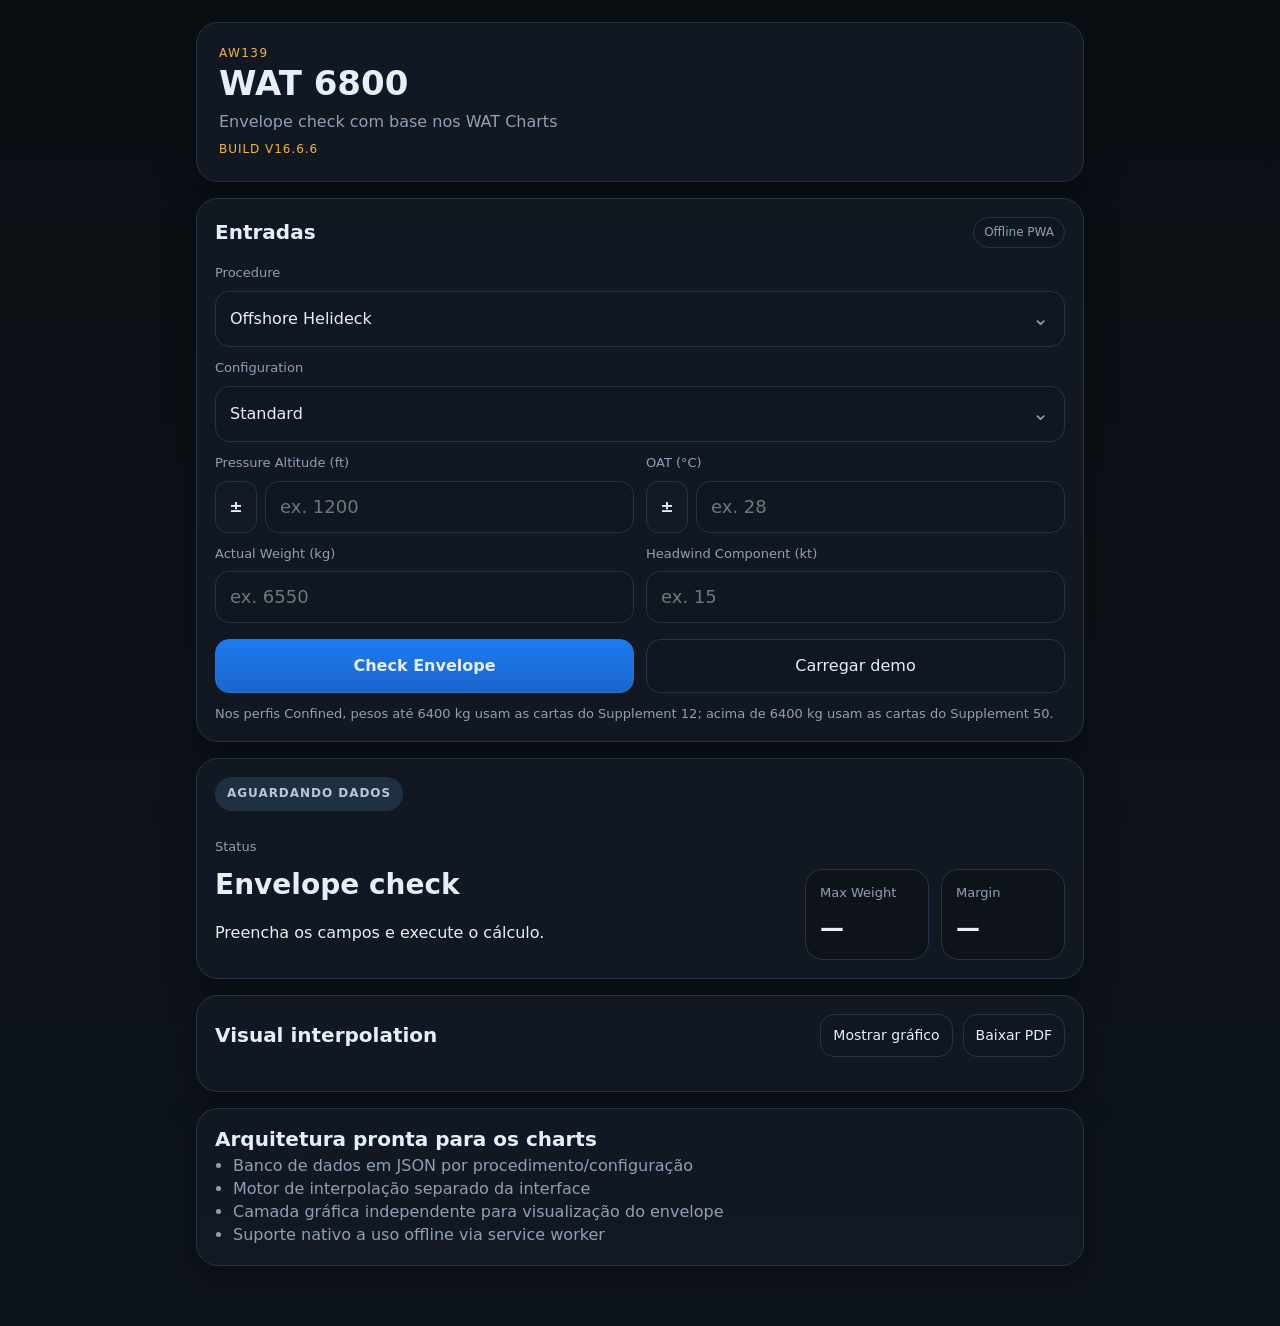
<file: index.html>
<!doctype html>
<html lang="pt-BR">
<head>
  <meta charset="utf-8">
  <meta name="viewport" content="width=device-width, initial-scale=1, viewport-fit=cover">
  <meta name="theme-color" content="#0b0f14">
  <title>WAT 6800</title>
  <link rel="manifest" href="manifest.webmanifest">
  <link rel="stylesheet" href="styles.css">
</head>
<body>
  <main class="app-shell">
    <header class="hero">
      <div>
        <p class="eyebrow">AW139</p>
        <h1>WAT 6800</h1>
        <p class="subtitle">Envelope check com base nos WAT Charts</p>
        <p class="build-version">Build v16.6.6</p>
      </div>
      <button id="installBtn" class="ghost hidden">Instalar</button>
    </header>

    <section class="card form-card">
      <div class="card-title-row">
        <h2>Entradas</h2>
        <span class="pill">Offline PWA</span>
      </div>

      <div class="grid compact-grid">
        <label class="control-block select-block">
          <span>Procedure</span>
          <div class="select-wrap">
            <select id="procedure" aria-label="Procedure">
              <option value="offshore" selected>Offshore Helideck</option>
              <option value="clear">Clear Area / CAT B</option>
              <option value="confined">Confined Area</option>
            </select>
          </div>
        </label>

        <label class="control-block select-block">
          <span>Configuration</span>
          <div class="select-wrap">
            <select id="configuration" aria-label="Configuration">
              <option value="standard" selected>Standard</option>
              <option value="eaps_off">EAPS OFF</option>
              <option value="eaps_on">EAPS ON</option>
              <option value="ibf">IBF Installed</option>
            </select>
          </div>
        </label>

        <label class="field-half compact-field">
          <span>Pressure Altitude (ft)</span>
          <div class="input-with-toggle">
            <button id="paNegativeBtn" type="button" class="sign-toggle" aria-label="Alternar sinal da altitude pressão">±</button>
            <input id="pressureAltitude" type="text" inputmode="numeric" enterkeyhint="next" autocomplete="off" placeholder="ex. 1200">
          </div>
        </label>

        <label class="field-half compact-field narrow-field">
          <span>OAT (°C)</span>
          <div class="input-with-toggle">
            <button id="oatNegativeBtn" type="button" class="sign-toggle" aria-label="Alternar sinal da temperatura">±</button>
            <input id="oat" type="text" inputmode="numeric" enterkeyhint="next" autocomplete="off" placeholder="ex. 28" maxlength="3">
          </div>
        </label>

        <label class="field-half compact-field">
          <span>Actual Weight (kg)</span>
          <input id="actualWeight" type="text" inputmode="numeric" enterkeyhint="next" autocomplete="off" placeholder="ex. 6550">
        </label>

        <label id="headwindWrap" class="field-half compact-field narrow-field">
          <span>Headwind Component (kt)</span>
          <input id="headwind" type="text" inputmode="numeric" enterkeyhint="done" autocomplete="off" placeholder="ex. 15">
        </label>
      </div>

      <div class="action-row">
        <button id="runBtn" class="primary">Check Envelope</button>
        <button id="demoBtn" class="ghost">Carregar demo</button>
      </div>
      <p id="formHint" class="hint">Offshore Helideck + Standard, EAPS OFF e EAPS ON estão calibrados. Os demais perfis permanecem bloqueados.</p>
    </section>

    <section id="statusCard" class="card status neutral">
      <div class="status-badge">AGUARDANDO DADOS</div>
      <div class="status-main">
        <div>
          <p class="label">Status</p>
          <h2 id="statusTitle">Envelope check</h2>
          <p id="statusText">Preencha os campos e execute o cálculo.</p>
        </div>
        <div class="metrics">
          <div class="metric">
            <span class="label">Max Weight</span>
            <strong id="maxWeight">—</strong>
          </div>
          <div class="metric">
            <span class="label">Margin</span>
            <strong id="margin">—</strong>
          </div>
        </div>
      </div>
    </section>

    <section class="card">
      <div class="card-title-row">
        <h2>Visual interpolation</h2>
        <div class="toolbar-row">
          <button id="toggleChart" class="ghost small">Mostrar gráfico</button>
          <button id="exportPdfBtn" class="ghost small">Compartilhar / Baixar PDF</button>
        </div>
      </div>
      <div id="chartPanel" class="chart-panel hidden">
        <div class="chart-stage">
          <img id="chartBaseImage" src="docs/page-07.png" alt="Página completa do gráfico WAT">
          <canvas id="chartCanvas" width="900" height="1137" aria-label="Visual interpolation chart"></canvas>
        </div>
        <div class="legend">
          <span><i class="dot white"></i> Max weight interpolado</span>
          <span><i class="dot blue"></i> Peso atual</span>
          <span><i class="dot green"></i> Dentro</span>
          <span><i class="dot red"></i> Fora</span>
        </div>
        <p id="chartHint" class="hint">Overlay direto sobre a página completa do RFM: altitude, curvas de temperatura, peso atual, ponto sem vento e resultado final com headwind.</p>
        <p id="chartReference" class="chart-reference"><strong>Gráfico em uso:</strong> Figure 4-7 — Weight Limitations for CAT A Offshore Helideck Procedure.<br><strong>Suplemento:</strong> Supplement 50<br><strong>Página:</strong> S50-30<br><strong>Fonte:</strong> Leonardo AW139 Rotorcraft Flight Manual (RFM), Ed. 2, Rev. 32.</p>
      </div>
    </section>

    <section class="card compact">
      <h2>Arquitetura pronta para os charts</h2>
      <ul class="clean-list">
        <li>Banco de dados em JSON por procedimento/configuração</li>
        <li>Motor de interpolação separado da interface</li>
        <li>Camada gráfica independente para visualização do envelope</li>
        <li>Suporte nativo a uso offline via service worker</li>
      </ul>
    </section>
  </main>

  <script src="app.js?v=allprofiles-v16_6_5-confined6400-visual-align2" defer></script>
</body>
</html>
</file>
<file: styles.css>
:root {
  --bg: #0b0f14;
  --panel: #121922;
  --panel-2: #182230;
  --line: #263447;
  --text: #e8eef7;
  --muted: #8ea0b7;
  --green: #14b86a;
  --red: #df4f5f;
  --blue: #52a8ff;
  --amber: #f3b447;
  --shadow: 0 14px 36px rgba(0,0,0,.28);
}
* { box-sizing: border-box; }
body {
  margin: 0;
  background: linear-gradient(180deg, #0b0f14 0%, #0e141c 100%);
  color: var(--text);
  font: 16px/1.45 Inter, system-ui, -apple-system, Segoe UI, Roboto, sans-serif;
}
.app-shell { max-width: 920px; margin: 0 auto; padding: 22px 16px 44px; }
.hero, .card { background: rgba(18,25,34,.92); border: 1px solid var(--line); border-radius: 22px; box-shadow: var(--shadow); }
.hero { display:flex; justify-content:space-between; align-items:flex-start; gap:16px; padding:22px; margin-bottom:16px; }
.eyebrow { margin:0 0 4px; color: var(--amber); text-transform:uppercase; letter-spacing:.12em; font-size:12px; }
h1 { margin:0; font-size:34px; line-height:1.05; }
.subtitle { margin:8px 0 0; color: var(--muted); }
.build-version { margin: 8px 0 0; color: var(--amber); font-size: 12px; letter-spacing: .08em; text-transform: uppercase; }
.card { padding: 18px; margin-bottom: 16px; }
.card-title-row { display:flex; justify-content:space-between; align-items:center; gap:12px; margin-bottom:16px; }
h2 { margin:0; font-size:20px; }
.pill { background:#0f1722; border:1px solid var(--line); color:var(--muted); border-radius:999px; padding:6px 10px; font-size:12px; }
.grid { display:grid; grid-template-columns: repeat(2, minmax(0, 1fr)); gap:12px; }
.compact-grid { align-items:end; }
.grid label { min-width:0; }
.field-half { grid-column: span 1; }
.control-block { grid-column: 1 / -1; }
label span, .label { display:block; margin-bottom:8px; color:var(--muted); font-size:13px; }
input, select, button {
  width:100%; border-radius:14px; border:1px solid var(--line); background:#0f1722; color:var(--text);
  padding:14px 14px; font:inherit;
}
input, select { min-height: 56px; }
button { cursor:pointer; }
.primary { background: linear-gradient(180deg, #1f7af0 0%, #1a66ca 100%); border-color:#2e73d3; font-weight:700; }
.ghost { background:#0f1722; }
.small { width:auto; padding:10px 12px; font-size:14px; }
.hidden { display:none !important; }
.action-row { display:flex; gap:12px; margin-top:16px; }
.hint { color: var(--muted); font-size: 13px; margin: 12px 0 0; }
.status { overflow:hidden; }
.status-badge { display:inline-block; padding:8px 12px; border-radius:999px; font-size:12px; font-weight:700; letter-spacing:.08em; background:#203043; }
.status-main { display:flex; justify-content:space-between; gap:16px; align-items:flex-end; margin-top:14px; }
.status h2 { font-size:28px; margin-top:4px; }
.metrics { display:grid; grid-template-columns:1fr 1fr; gap:12px; min-width:260px; }
.metric { background: rgba(11,15,20,.55); border:1px solid var(--line); border-radius:18px; padding:14px; }
.metric strong { font-size:24px; }
.status.within { background: linear-gradient(180deg, rgba(20,184,106,.18), rgba(18,25,34,.92)); border-color: rgba(20,184,106,.5); }
.status.within .status-badge { background: rgba(20,184,106,.22); color:#8ff0be; }
.status.out { background: linear-gradient(180deg, rgba(223,79,95,.18), rgba(18,25,34,.92)); border-color: rgba(223,79,95,.52); }
.status.out .status-badge { background: rgba(223,79,95,.22); color:#ffb3bc; }
.status.neutral .status-badge { color:#b7c7db; }
.chart-panel { margin-top: 14px; }
canvas { width:100%; height:auto; display:block; background:#0b1017; border:1px solid var(--line); border-radius:18px; }
.legend { display:flex; flex-wrap:wrap; gap:12px 18px; color:var(--muted); font-size:13px; margin-top:12px; }
.dot { display:inline-block; width:10px; height:10px; border-radius:999px; margin-right:6px; vertical-align:middle; }
.dot.white { background:#fff; }
.dot.blue { background:var(--blue); }
.dot.green { background:var(--green); }
.dot.red { background:var(--red); }
.clean-list { margin:0; padding-left:18px; color:var(--muted); }
.compact { padding-top:16px; }
.select-wrap { position:relative; }
.select-wrap::after {
  content:'⌄';
  position:absolute;
  right:16px;
  top:50%;
  transform:translateY(-52%);
  color:var(--muted);
  pointer-events:none;
  font-size:20px;
}
select {
  appearance:none;
  -webkit-appearance:none;
  padding-right:42px;
}
.compact-field input {
  min-height: 52px;
  padding: 10px 14px;
  font-size: 18px;
}
.narrow-field input {
  text-align:left;
}
@media (max-width: 720px) {
  .metrics, .status-main { grid-template-columns: 1fr; display:grid; }
  .hero { display:block; }
  h1 { font-size:30px; }
  .card { padding: 16px; }
  .action-row { gap:10px; }
}

.toolbar-row{display:flex;gap:10px;flex-wrap:wrap;justify-content:flex-end;}
.chart-stage{position:relative; border:1px solid var(--line); border-radius:18px; overflow:hidden; background:#0b1017;}
#chartBaseImage{display:block; width:100%; height:auto;}
#chartCanvas{position:absolute; inset:0; width:100%; height:100%; background:transparent; border:none; border-radius:0; pointer-events:none;}
@media (max-width: 680px){.toolbar-row{width:100%;justify-content:flex-start;margin-top:8px;}}

.input-with-toggle{display:flex;align-items:stretch;gap:8px;}
.input-with-toggle input{flex:1 1 auto;min-width:0;}
.sign-toggle{width:42px;min-width:42px;max-width:42px;min-height:52px;padding:0;border-radius:12px;flex:0 0 42px;font-size:16px;font-weight:700;line-height:1;background:#111a26;}
.sign-toggle:active{transform:translateY(1px);}
@media (max-width: 480px){.sign-toggle{width:38px;min-width:38px;max-width:38px;flex-basis:38px;}}
</file>
